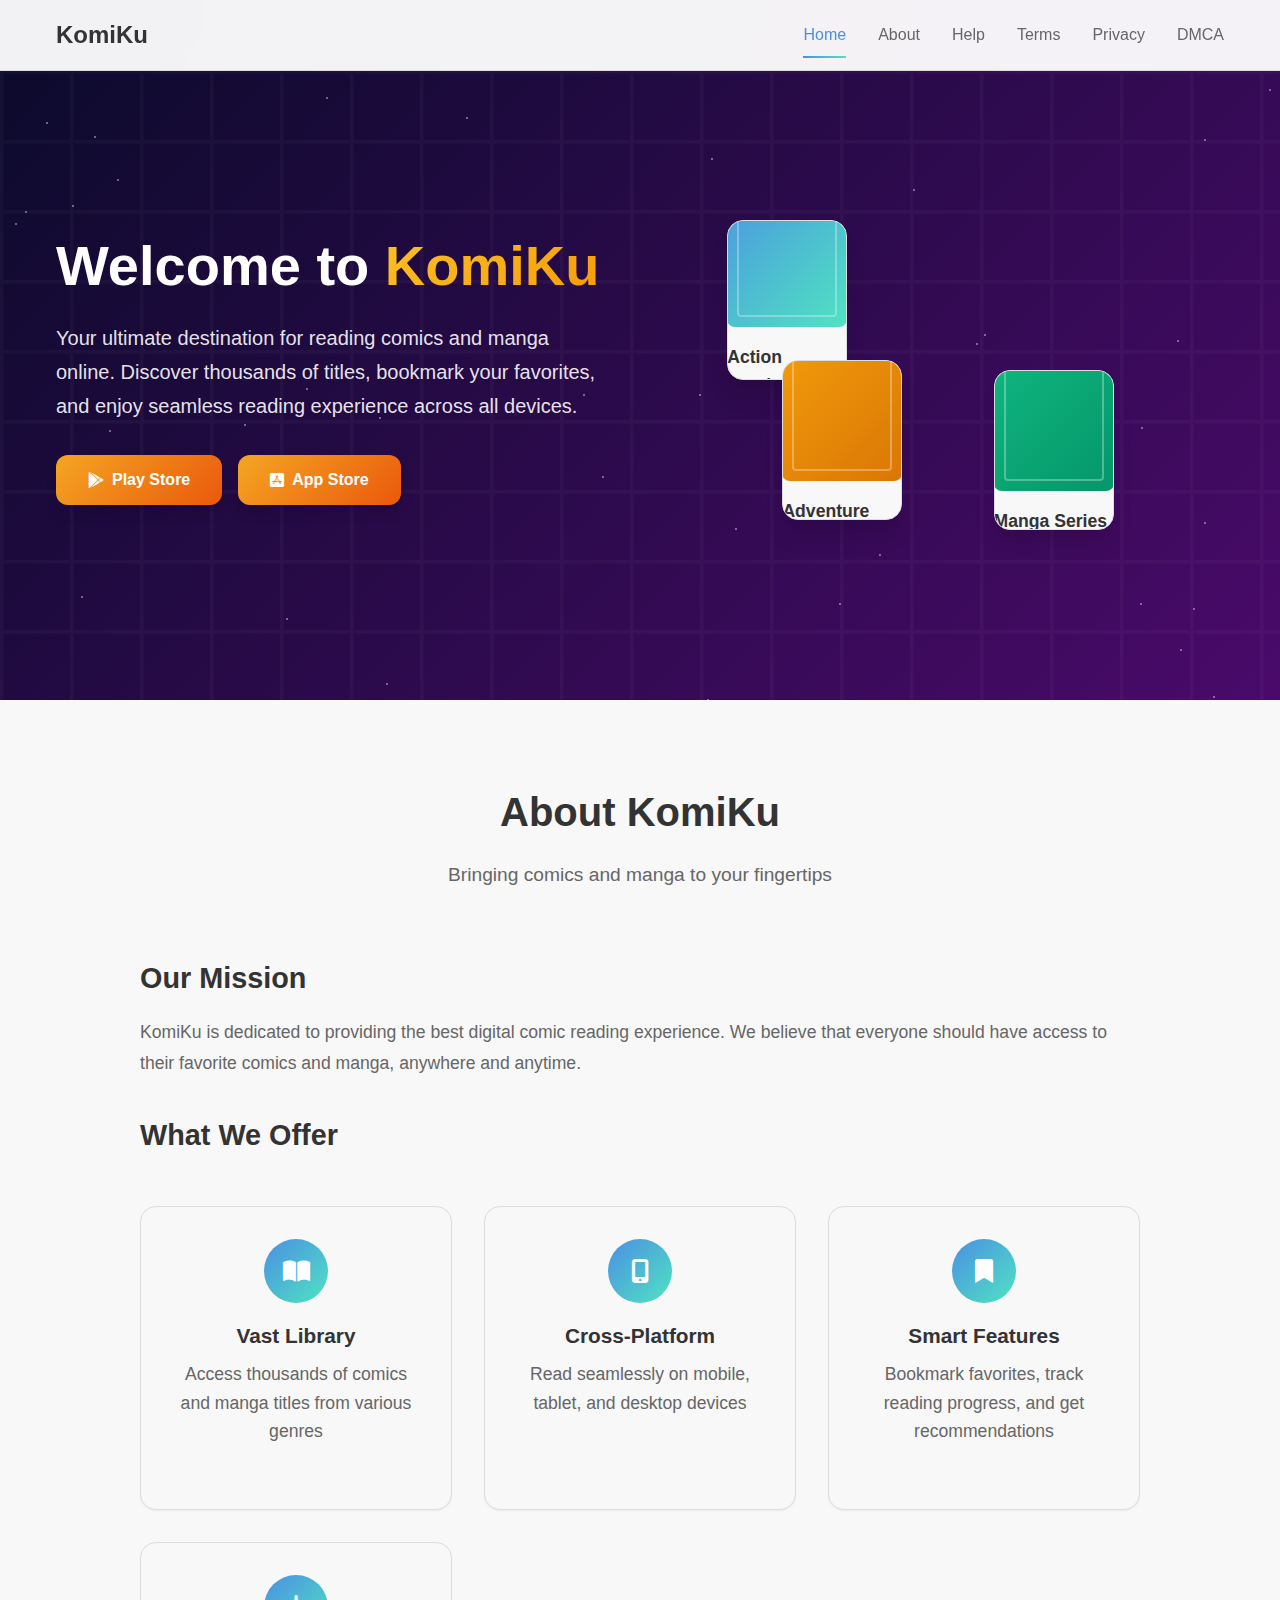
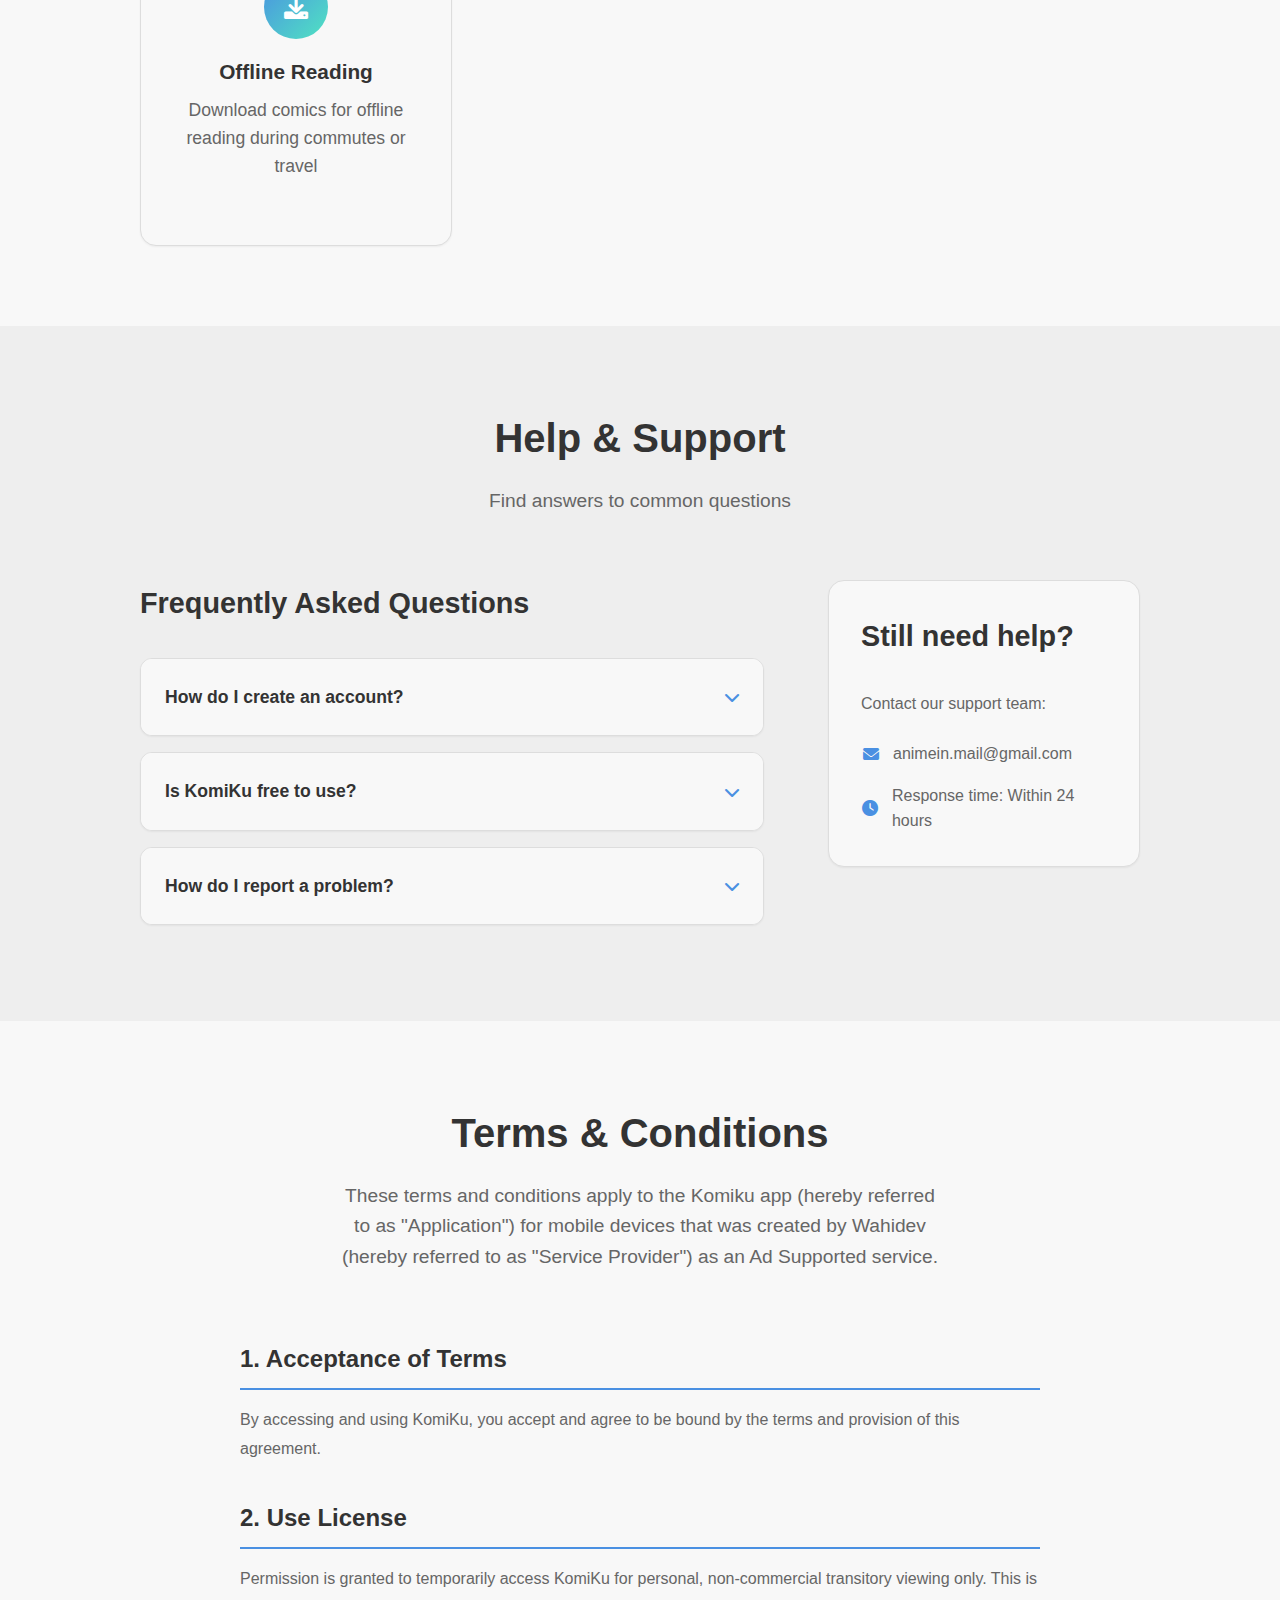
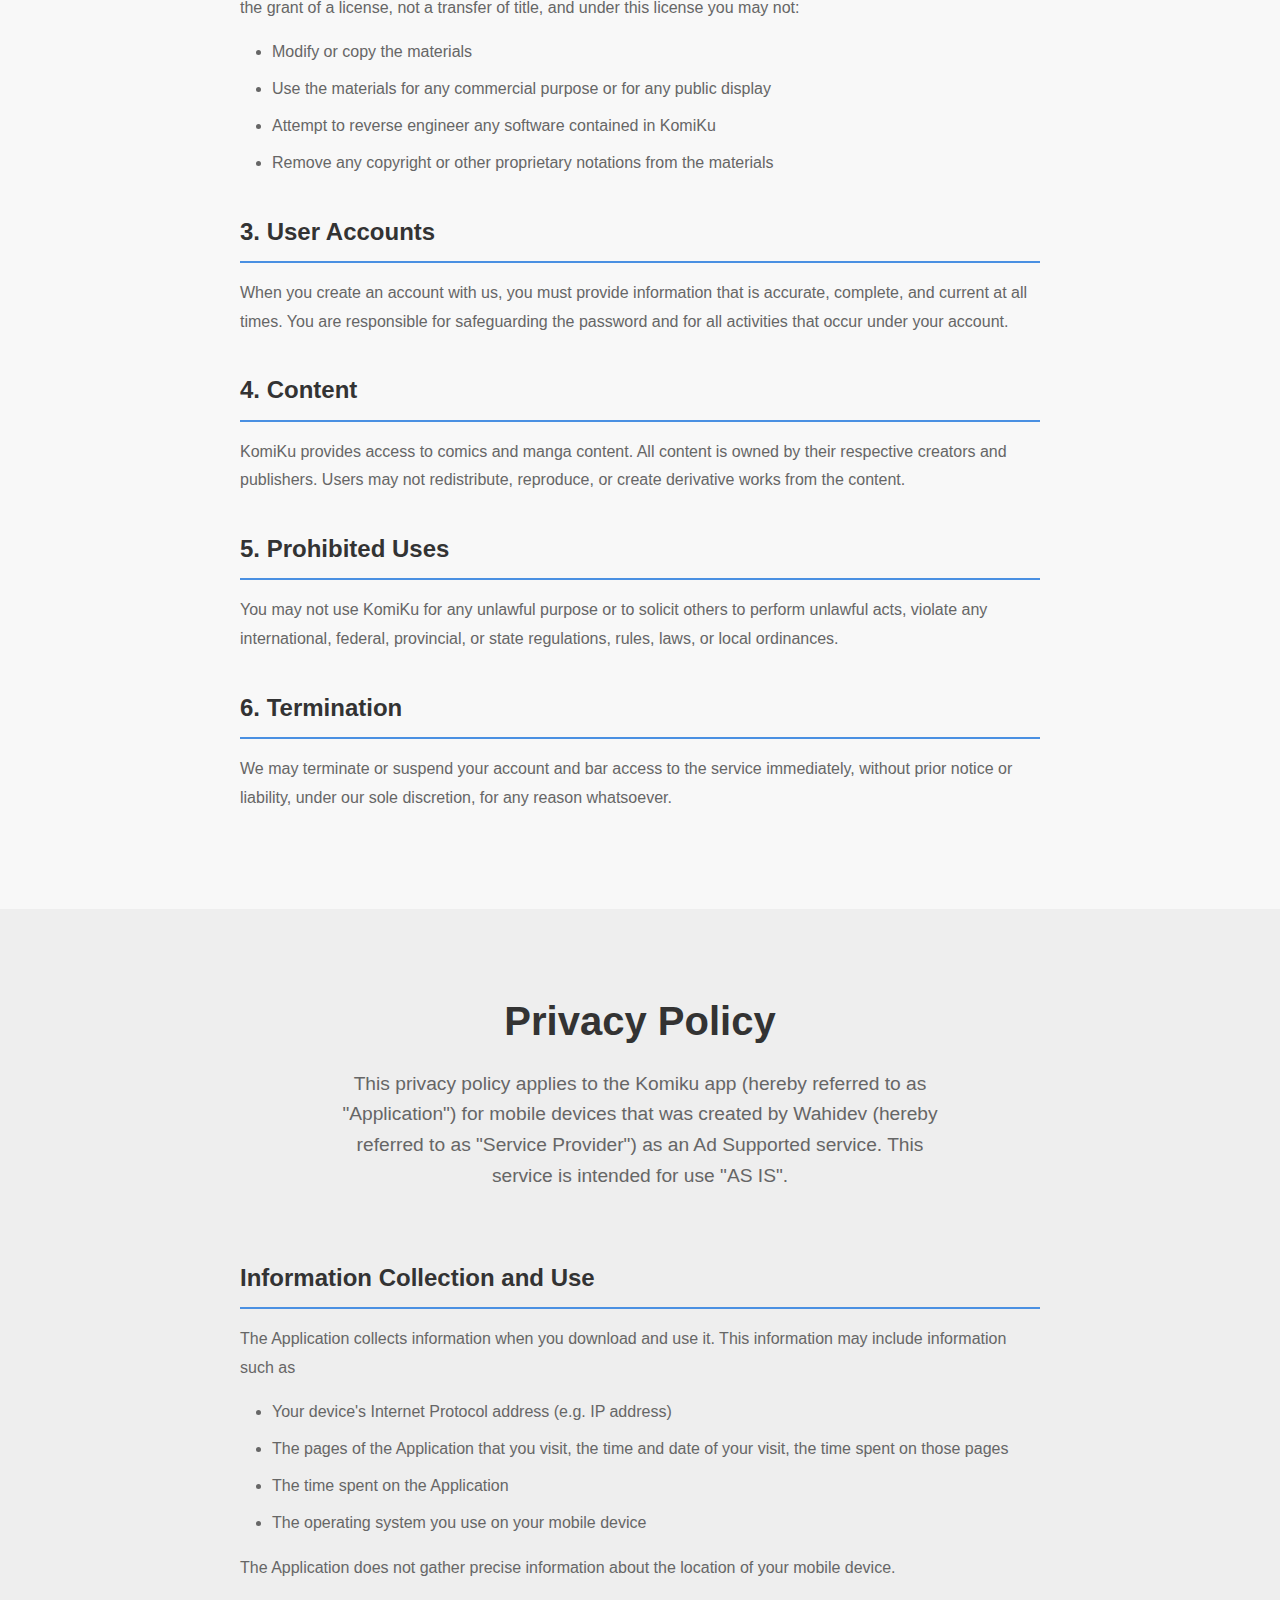
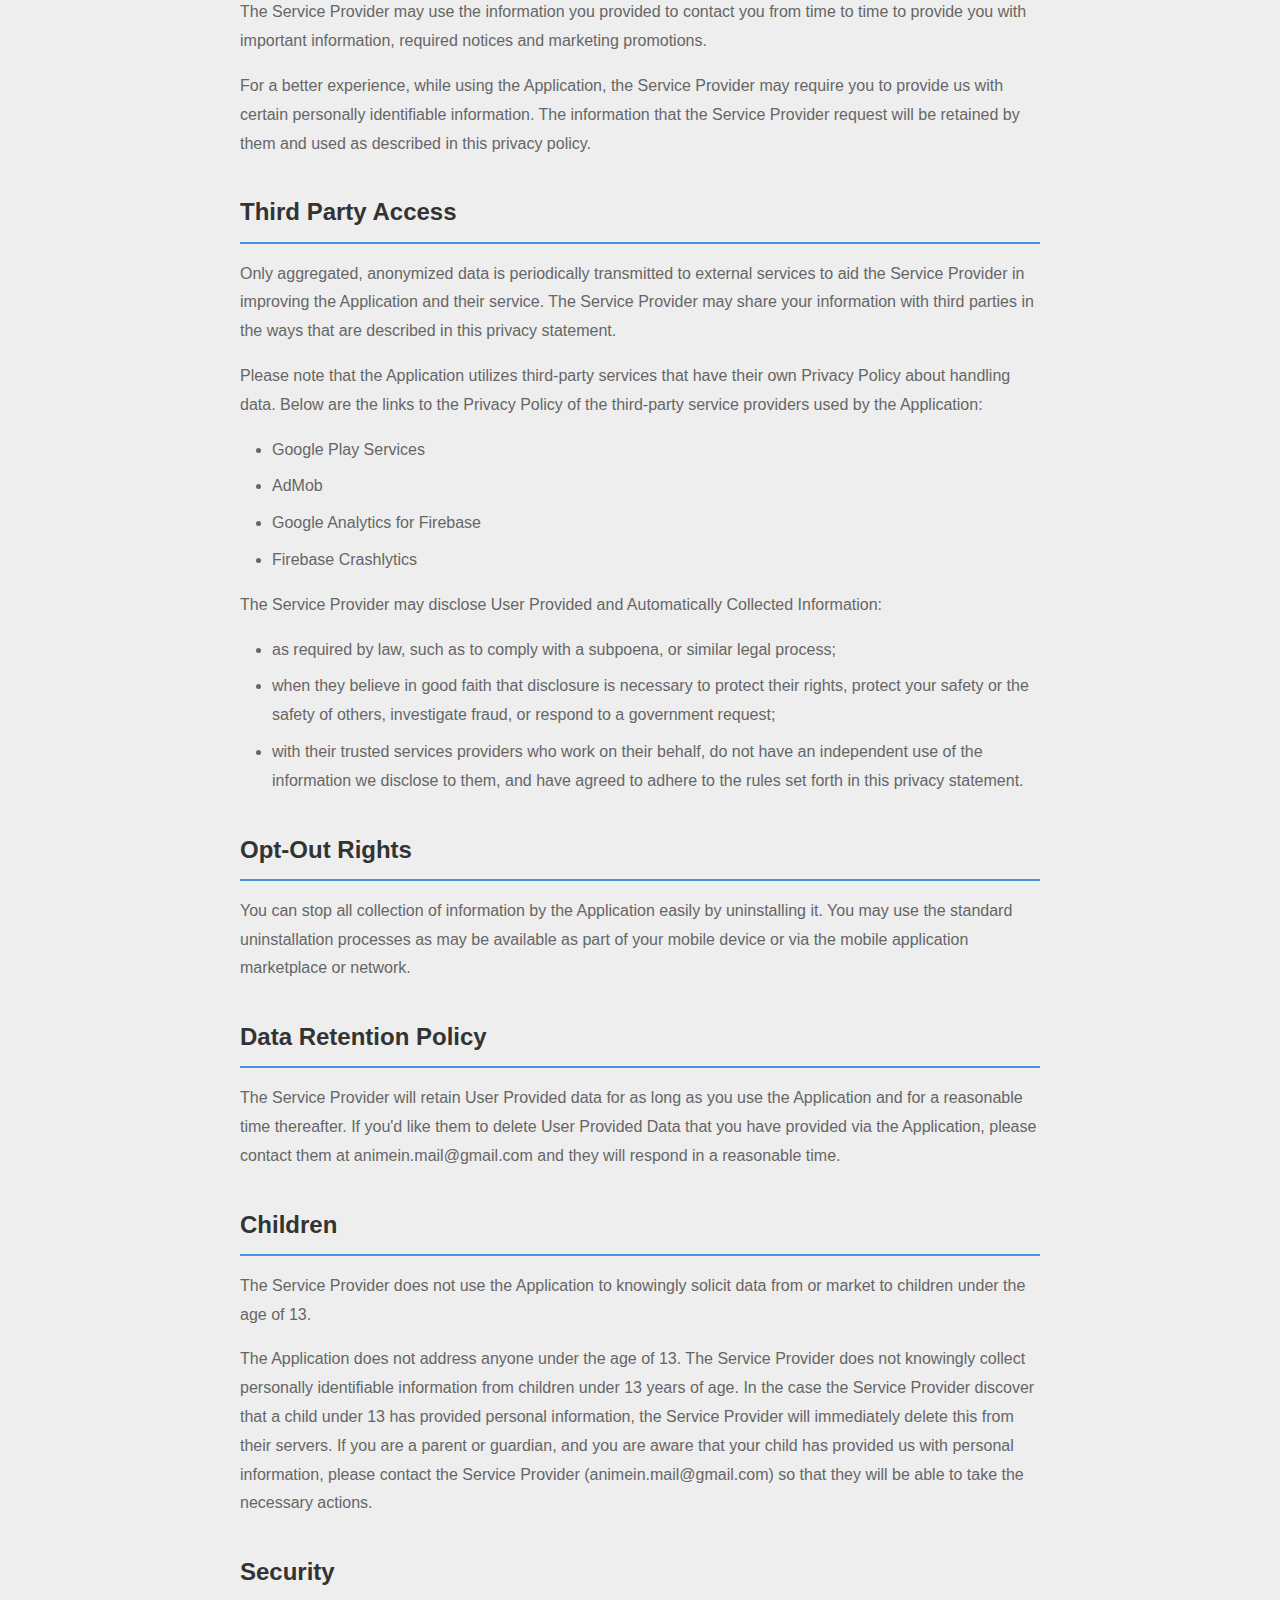
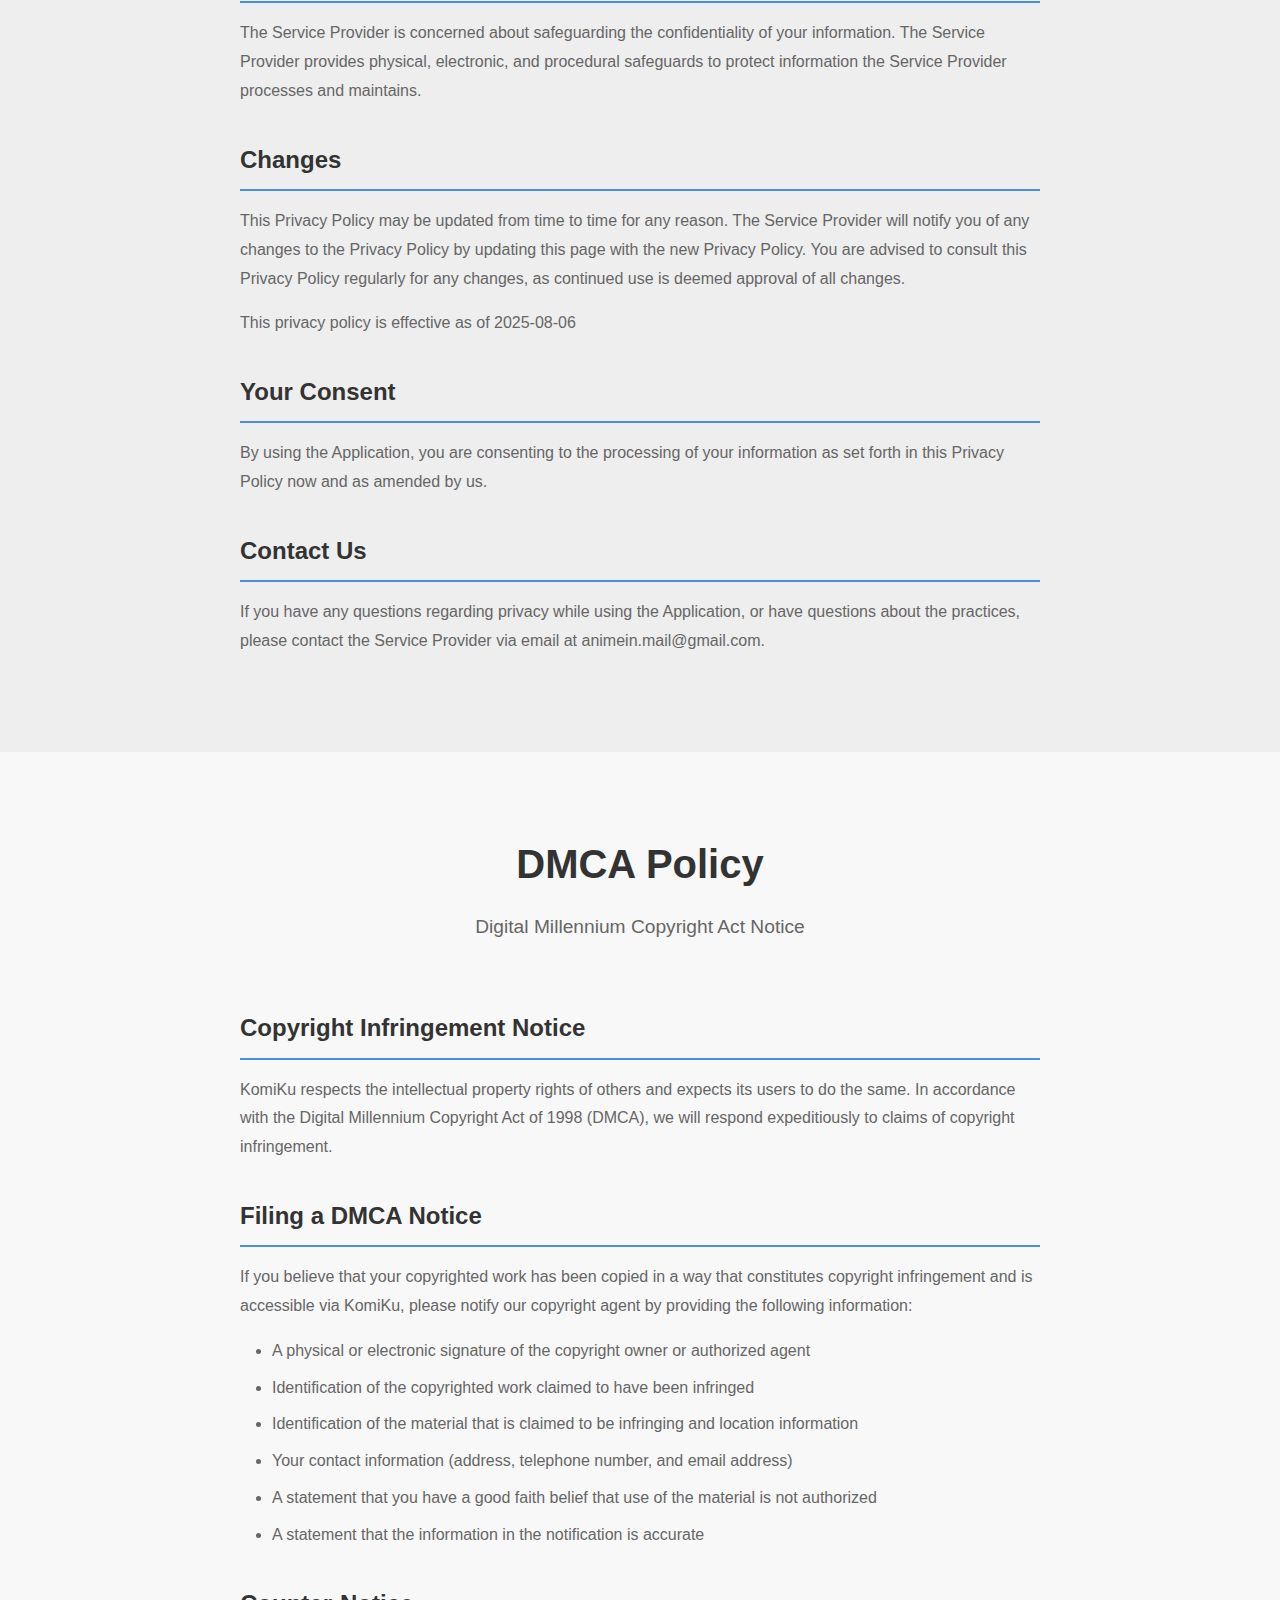
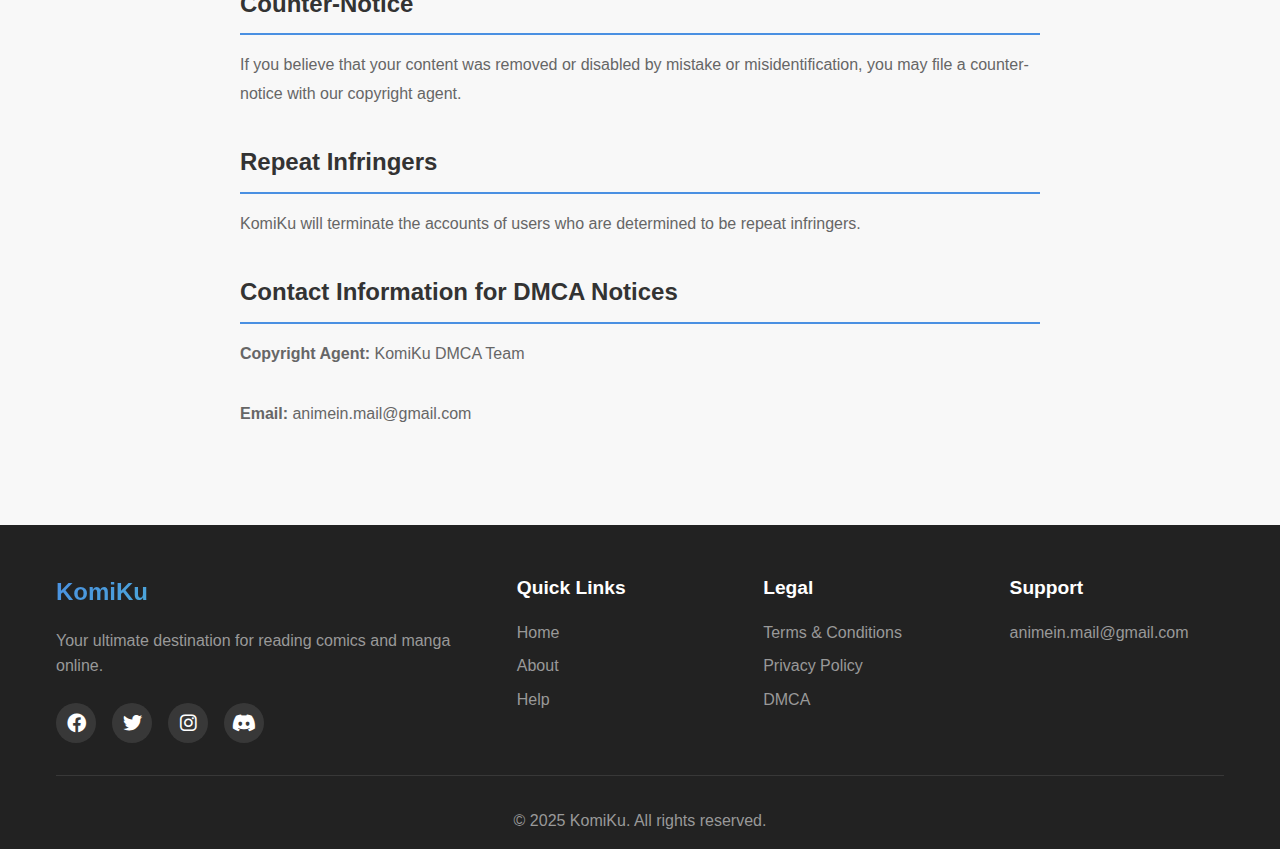
<file: index.html>
<!DOCTYPE html>
<html lang="en">
<head>
    <meta charset="UTF-8">
    <meta name="viewport" content="width=device-width, initial-scale=1.0">
    <title>KomiKu - Your Ultimate Comic Reading Experience</title>
    <link rel="stylesheet" href="style.css">
    <link href="https://cdnjs.cloudflare.com/ajax/libs/font-awesome/6.0.0/css/all.min.css" rel="stylesheet">
</head>
<body>
<!-- Navigation -->
<nav class="navbar" id="navbar">
    <div class="nav-container">
        <div class="nav-logo">
            <h2>KomiKu</h2>
        </div>
        <div class="nav-menu" id="nav-menu">
            <a href="#home" class="nav-link active">Home</a>
            <a href="#about" class="nav-link">About</a>
            <a href="#help" class="nav-link">Help</a>
            <a href="#terms" class="nav-link">Terms</a>
            <a href="#privacy" class="nav-link">Privacy</a>
            <a href="#dmca" class="nav-link">DMCA</a>
        </div>
        <div class="nav-toggle" id="mobile-menu">
            <span class="bar"></span>
            <span class="bar"></span>
            <span class="bar"></span>
        </div>
    </div>
</nav>

<!-- Home Section -->
<section id="home" class="hero-section">
    <div class="hero-container">
        <div class="hero-content">
            <h1 class="hero-title">Welcome to <span class="gradient-text">KomiKu</span></h1>
            <p class="hero-subtitle">Your ultimate destination for reading comics and manga online. Discover thousands
                of titles, bookmark your favorites, and enjoy seamless reading experience across all devices.</p>
            <div class="hero-buttons">
                <button class="btn btn-primary">
                    <i class="fab fa-google-play"></i>
                    Play Store
                </button>
                <button class="btn btn-primary">
                    <i class="fab fa-app-store-ios"></i>
                    App Store
                </button>
            </div>
        </div>
        <div class="hero-image">
            <div class="floating-card card-1">
                <div class="comic-preview">
                    <div class="comic-cover"></div>
                    <h4>Action Comics</h4>
                    <div class="rating">
                        <i class="fas fa-star"></i>
                        <span>4.8</span>
                    </div>
                </div>
            </div>
            <div class="floating-card card-2">
                <div class="comic-preview">
                    <div class="comic-cover cover-2"></div>
                    <h4>Manga Series</h4>
                    <div class="rating">
                        <i class="fas fa-star"></i>
                        <span>4.9</span>
                    </div>
                </div>
            </div>
            <div class="floating-card card-3">
                <div class="comic-preview">
                    <div class="comic-cover cover-3"></div>
                    <h4>Adventure</h4>
                    <div class="rating">
                        <i class="fas fa-star"></i>
                        <span>4.7</span>
                    </div>
                </div>
            </div>
        </div>
    </div>
</section>

<!-- About Section -->
<section id="about" class="section">
    <div class="container">
        <div class="section-header">
            <h2 class="section-title">About KomiKu</h2>
            <p class="section-subtitle">Bringing comics and manga to your fingertips</p>
        </div>
        <div class="about-content">
            <div class="about-text">
                <h3>Our Mission</h3>
                <p>KomiKu is dedicated to providing the best digital comic reading experience. We believe that everyone
                    should have access to their favorite comics and manga, anywhere and anytime.</p>

                <h3>What We Offer</h3>
                <div class="features-grid">
                    <div class="feature-item">
                        <div class="feature-icon">
                            <i class="fas fa-book-open"></i>
                        </div>
                        <h4>Vast Library</h4>
                        <p>Access thousands of comics and manga titles from various genres</p>
                    </div>
                    <div class="feature-item">
                        <div class="feature-icon">
                            <i class="fas fa-mobile-alt"></i>
                        </div>
                        <h4>Cross-Platform</h4>
                        <p>Read seamlessly on mobile, tablet, and desktop devices</p>
                    </div>
                    <div class="feature-item">
                        <div class="feature-icon">
                            <i class="fas fa-bookmark"></i>
                        </div>
                        <h4>Smart Features</h4>
                        <p>Bookmark favorites, track reading progress, and get recommendations</p>
                    </div>
                    <div class="feature-item">
                        <div class="feature-icon">
                            <i class="fas fa-download"></i>
                        </div>
                        <h4>Offline Reading</h4>
                        <p>Download comics for offline reading during commutes or travel</p>
                    </div>
                </div>
            </div>
        </div>
    </div>
</section>

<!-- Help Section -->
<section id="help" class="section bg-light">
    <div class="container">
        <div class="section-header">
            <h2 class="section-title">Help & Support</h2>
            <p class="section-subtitle">Find answers to common questions</p>
        </div>
        <div class="help-content">
            <div class="faq-section">
                <h3>Frequently Asked Questions</h3>
                <div class="faq-item">
                    <div class="faq-question">
                        <h4>How do I create an account?</h4>
                        <i class="fas fa-chevron-down"></i>
                    </div>
                    <div class="faq-answer">
                        <p>You can create an account by downloading the KomiKu app and following the registration
                            process. Simply provide your email address and create a secure password.</p>
                    </div>
                </div>
                <div class="faq-item">
                    <div class="faq-question">
                        <h4>Is KomiKu free to use?</h4>
                        <i class="fas fa-chevron-down"></i>
                    </div>
                    <div class="faq-answer">
                        <p>Enjoy reading comics on KomiKu for free. To keep the service available at no cost, the app includes advertisements.</p>
                    </div>
                </div>
                <div class="faq-item">
                    <div class="faq-question">
                        <h4>How do I report a problem?</h4>
                        <i class="fas fa-chevron-down"></i>
                    </div>
                    <div class="faq-answer">
                        <p>You can report issues through the app's feedback section or contact our support team at
                            animein.mail@gmail.com. We typically respond within 24 hours.</p>
                    </div>
                </div>
            </div>

            <div class="contact-section">
                <h3>Still need help?</h3>
                <p>Contact our support team:</p>
                <div class="contact-info">
                    <div class="contact-item">
                        <i class="fas fa-envelope"></i>
                        <span>animein.mail@gmail.com</span>
                    </div>
                    <div class="contact-item">
                        <i class="fas fa-clock"></i>
                        <span>Response time: Within 24 hours</span>
                    </div>
                </div>
            </div>
        </div>
    </div>
</section>

<!-- Terms & Conditions Section -->
<section id="terms" class="section">
    <div class="container">
        <div class="section-header">
            <h2 class="section-title">Terms & Conditions</h2>
            <p class="section-subtitle">These terms and conditions apply to the Komiku app (hereby referred to as
                "Application") for mobile devices that was created by Wahidev (hereby referred to as "Service Provider")
                as an Ad Supported service.</p>
        </div>
        <div class="legal-content">
            <h3>1. Acceptance of Terms</h3>
            <p>By accessing and using KomiKu, you accept and agree to be bound by the terms and provision of this
                agreement.</p>

            <h3>2. Use License</h3>
            <p>Permission is granted to temporarily access KomiKu for personal, non-commercial transitory viewing only.
                This is the grant of a license, not a transfer of title, and under this license you may not:</p>
            <ul>
                <li>Modify or copy the materials</li>
                <li>Use the materials for any commercial purpose or for any public display</li>
                <li>Attempt to reverse engineer any software contained in KomiKu</li>
                <li>Remove any copyright or other proprietary notations from the materials</li>
            </ul>

            <h3>3. User Accounts</h3>
            <p>When you create an account with us, you must provide information that is accurate, complete, and current
                at all times. You are responsible for safeguarding the password and for all activities that occur under
                your account.</p>

            <h3>4. Content</h3>
            <p>KomiKu provides access to comics and manga content. All content is owned by their respective creators and
                publishers. Users may not redistribute, reproduce, or create derivative works from the content.</p>

            <h3>5. Prohibited Uses</h3>
            <p>You may not use KomiKu for any unlawful purpose or to solicit others to perform unlawful acts, violate
                any international, federal, provincial, or state regulations, rules, laws, or local ordinances.</p>

            <h3>6. Termination</h3>
            <p>We may terminate or suspend your account and bar access to the service immediately, without prior notice
                or liability, under our sole discretion, for any reason whatsoever.</p>
        </div>
    </div>
</section>

<!-- Privacy Policy Section -->
<section id="privacy" class="section bg-light">
    <div class="container">
        <div class="section-header">
            <h2 class="section-title">Privacy Policy</h2>
            <p class="section-subtitle">This privacy policy applies to the Komiku app (hereby referred to as
                "Application") for mobile devices that was created by Wahidev (hereby referred to as "Service Provider")
                as an Ad Supported service. This service is intended for use "AS IS".</p>
        </div>
        <div class="legal-content">
            <h3>Information Collection and Use</h3>
            <p>The Application collects information when you download and use it. This information may include
                information such as</p>
            <ul>
                <li>Your device's Internet Protocol address (e.g. IP address)</li>
                <li>The pages of the Application that you visit, the time and date of your visit, the time spent on
                    those pages
                </li>
                <li>The time spent on the Application</li>
                <li>The operating system you use on your mobile device</li>
            </ul>
            <p>The Application does not gather precise information about the location of your mobile device.</p>
            <p>The Service Provider may use the information you provided to contact you from time to time to provide you
                with important information, required notices and marketing promotions.</p>
            <p>For a better experience, while using the Application, the Service Provider may require you to provide us
                with certain personally identifiable information. The information that the Service Provider request will
                be retained by them and used as described in this privacy policy.</p>

            <h3>Third Party Access</h3>
            <p>Only aggregated, anonymized data is periodically transmitted to external services to aid the Service
                Provider in improving the Application and their service. The Service Provider may share your information
                with third parties in the ways that are described in this privacy statement.</p>
            <p>Please note that the Application utilizes third-party services that have their own Privacy Policy about
                handling data. Below are the links to the Privacy Policy of the third-party service providers used by
                the Application:</p>
            <ul>
                <li>Google Play Services</li>
                <li>AdMob</li>
                <li>Google Analytics for Firebase</li>
                <li>Firebase Crashlytics</li>
            </ul>
            <p>The Service Provider may disclose User Provided and Automatically Collected Information:</p>
            <ul>
                <li>as required by law, such as to comply with a subpoena, or similar legal process;</li>
                <li>when they believe in good faith that disclosure is necessary to protect their rights, protect your
                    safety or the safety of others, investigate fraud, or respond to a government request;
                </li>
                <li>with their trusted services providers who work on their behalf, do not have an independent use of
                    the information we disclose to them, and have agreed to adhere to the rules set forth in this
                    privacy statement.
                </li>
            </ul>

            <h3>Opt-Out Rights</h3>
            <p>You can stop all collection of information by the Application easily by uninstalling it. You may use the
                standard uninstallation processes as may be available as part of your mobile device or via the mobile
                application
                marketplace or network.</p>
            <h3>Data Retention Policy</h3>
            <p>The Service Provider will retain User Provided data for as long as you use the Application and for a
                reasonable time thereafter. If you'd like them to delete User Provided Data that you have provided via
                the
                Application, please contact them at animein.mail@gmail.com and they will respond in a reasonable
                time.</p>
            <h3>Children</h3>
            <p>The Service Provider does not use the Application to knowingly solicit data from or market to children
                under the age of 13.</p>
            <p>The Application does not address anyone under the age of 13. The Service Provider does not knowingly
                collect personally identifiable information from children under 13 years of age. In the case the Service
                Provider discover that a child under 13 has provided personal information, the Service Provider will
                immediately
                delete
                this from their servers. If you are a parent or guardian, and you are aware that your child has provided
                us with
                personal information, please contact the Service Provider (animein.mail@gmail.com) so that they will be
                able to
                take the necessary actions.</p>

            <h3>Security</h3>
            <p>The Service Provider is concerned about safeguarding the confidentiality of your information. The Service
                Provider provides physical, electronic, and procedural safeguards to protect information the Service
                Provider processes and maintains.</p>
            <h3>Changes</h3>

            <p>This Privacy Policy may be updated from time to time for any reason. The Service Provider will notify you
                of any changes to the Privacy Policy by updating this page with the new Privacy Policy. You are advised
                to consult this Privacy Policy regularly for any changes, as continued use is deemed approval of all
                changes.</p>
            <p>This privacy policy is effective as of 2025-08-06</p>

            <h3>Your Consent</h3>
            <p>By using the Application, you are consenting to the processing of your information as set forth in this
                Privacy Policy now and as amended by us.</p>

            <h3>Contact Us</h3>
            <p>If you have any questions regarding privacy while using the Application, or have questions about the
                practices, please contact the Service Provider via email at animein.mail@gmail.com.</p>
        </div>
    </div>
</section>

<!-- DMCA Section -->
<section id="dmca" class="section">
    <div class="container">
        <div class="section-header">
            <h2 class="section-title">DMCA Policy</h2>
            <p class="section-subtitle">Digital Millennium Copyright Act Notice</p>
        </div>
        <div class="legal-content">
            <h3>Copyright Infringement Notice</h3>
            <p>KomiKu respects the intellectual property rights of others and expects its users to do the same. In
                accordance with the Digital Millennium Copyright Act of 1998 (DMCA), we will respond expeditiously to
                claims of copyright infringement.</p>

            <h3>Filing a DMCA Notice</h3>
            <p>If you believe that your copyrighted work has been copied in a way that constitutes copyright
                infringement and is accessible via KomiKu, please notify our copyright agent by providing the following
                information:</p>
            <ul>
                <li>A physical or electronic signature of the copyright owner or authorized agent</li>
                <li>Identification of the copyrighted work claimed to have been infringed</li>
                <li>Identification of the material that is claimed to be infringing and location information</li>
                <li>Your contact information (address, telephone number, and email address)</li>
                <li>A statement that you have a good faith belief that use of the material is not authorized</li>
                <li>A statement that the information in the notification is accurate</li>
            </ul>

            <h3>Counter-Notice</h3>
            <p>If you believe that your content was removed or disabled by mistake or misidentification, you may file a
                counter-notice with our copyright agent.</p>

            <h3>Repeat Infringers</h3>
            <p>KomiKu will terminate the accounts of users who are determined to be repeat infringers.</p>

            <h3>Contact Information for DMCA Notices</h3>
            <div class="contact-info">
                <p><strong>Copyright Agent:</strong> KomiKu DMCA Team</p>
                <p><strong>Email:</strong> animein.mail@gmail.com</p>
            </div>
        </div>
    </div>
</section>

<!-- Footer -->
<footer class="footer">
    <div class="container">
        <div class="footer-content">
            <div class="footer-section">
                <h3>KomiKu</h3>
                <p>Your ultimate destination for reading comics and manga online.</p>
                <div class="social-links">
                    <a href="#"><i class="fab fa-facebook"></i></a>
                    <a href="#"><i class="fab fa-twitter"></i></a>
                    <a href="#"><i class="fab fa-instagram"></i></a>
                    <a href="#"><i class="fab fa-discord"></i></a>
                </div>
            </div>
            <div class="footer-section">
                <h4>Quick Links</h4>
                <ul>
                    <li><a href="#home">Home</a></li>
                    <li><a href="#about">About</a></li>
                    <li><a href="#help">Help</a></li>
                </ul>
            </div>
            <div class="footer-section">
                <h4>Legal</h4>
                <ul>
                    <li><a href="#terms">Terms & Conditions</a></li>
                    <li><a href="#privacy">Privacy Policy</a></li>
                    <li><a href="#dmca">DMCA</a></li>
                </ul>
            </div>
            <div class="footer-section">
                <h4>Support</h4>
                <ul>
                    <li><a href="mailto:animein.mail@gmail.com">animein.mail@gmail.com</a></li>
                </ul>
            </div>
        </div>
        <div class="footer-bottom">
            <p>&copy; 2025 KomiKu. All rights reserved.</p>
        </div>
    </div>
</footer>

<script src="script.js"></script>
</body>
</html>
</file>
<file: style.css>
/* Reset and Base Styles */
* {
    margin: 0;
    padding: 0;
    box-sizing: border-box;
}

:root {
    --primary-color: #4A90E2; /* Modern Blue */
    --primary-dark: #357ABD; /* Darker Blue */
    --secondary-color: #50E3C2; /* Muted Teal */
    --accent-color: #F5A623; /* Vibrant Orange/Yellow */
    --text-primary: #333333; /* Soft Dark Gray */
    --text-secondary: #666666; /* Medium Gray */
    --text-light: #999999; /* Light Gray */
    --bg-primary: #F8F8F8; /* Off-white */
    --bg-secondary: #EEEEEE; /* Very Light Gray */
    --bg-dark: #222222; /* Deep, Soft Black */
    --border-color: #DDDDDD; /* Subtle Light Gray */
    --shadow-sm: 0 1px 2px 0 rgba(0, 0, 0, 0.05);
    --shadow-md: 0 4px 6px -1px rgba(0, 0, 0, 0.1), 0 2px 4px -1px rgba(0, 0, 0, 0.06);
    --shadow-lg: 0 10px 15px -3px rgba(0, 0, 0, 0.1), 0 4px 6px -2px rgba(0, 0, 0, 0.05);
    --shadow-xl: 0 20px 25px -5px rgba(0, 0, 0, 0.1), 0 10px 10px -5px rgba(0, 0, 0, 0.04);
}

/* Dark theme variables */
[data-theme="dark"] {
    --text-primary: #E0E0E0; /* Light Gray */
    --text-secondary: #B0B0B0; /* Medium Light Gray */
    --text-light: #808080; /* Muted Light Gray */
    --bg-primary: #1A1A1A; /* Dark Charcoal */
    --bg-secondary: #2C2C2C; /* Slightly Lighter Charcoal */
    --bg-dark: #0D0D0D; /* Even Darker Charcoal */
    --border-color: #444444; /* Dark Gray */
    --shadow-sm: 0 1px 2px 0 rgba(0, 0, 0, 0.3);
    --shadow-md: 0 4px 6px -1px rgba(0, 0, 0, 0.3), 0 2px 4px -1px rgba(0, 0, 0, 0.2);
    --shadow-lg: 0 10px 15px -3px rgba(0, 0, 0, 0.3), 0 4px 6px -2px rgba(0, 0, 0, 0.2);
    --shadow-xl: 0 20px 25px -5px rgba(0, 0, 0, 0.4), 0 10px 10px -5px rgba(0, 0, 0, 0.3);
}

body {
    font-family: 'Inter', -apple-system, BlinkMacSystemFont, 'Segoe UI', sans-serif;
    line-height: 1.6;
    color: var(--text-primary);
    background-color: var(--bg-primary);
    scroll-behavior: smooth;
    transition: background-color 0.3s ease, color 0.3s ease;
}

.container {
    max-width: 1200px;
    margin: 0 auto;
    padding: 0 1rem;
}

.section {
    padding: 5rem 0;
}

.bg-light {
    background-color: var(--bg-secondary);
}

/* Navigation */
.navbar {
    position: fixed;
    top: 0;
    width: 100%;
    background: rgba(255, 255, 255, 0.95);
    backdrop-filter: blur(20px);
    border-bottom: 1px solid var(--border-color);
    z-index: 1000;
    transition: all 0.3s ease;
}

[data-theme="dark"] .navbar {
    background: rgba(17, 24, 39, 0.95);
}

.navbar.scrolled {
    background: rgba(255, 255, 255, 0.98);
    box-shadow: var(--shadow-lg);
}

[data-theme="dark"] .navbar.scrolled {
    background: rgba(17, 24, 39, 0.98);
}

.nav-container {
    max-width: 1200px;
    margin: 0 auto;
    padding: 0 1rem;
    display: flex;
    justify-content: space-between;
    align-items: center;
    height: 70px;
}

.nav-logo {
    display: flex;
    align-items: center;
    gap: 0.75rem;
}

.logo-icon {
    width: 48px;
    height: 48px;
    color: var(--primary-color);
    transition: all 0.3s ease;
}

.nav-logo:hover .logo-icon {
    transform: scale(1.1) rotate(5deg);
    color: var(--secondary-color);
}



.nav-menu {
    display: flex;
    gap: 2rem;
    align-items: center;
}

.theme-toggle {
    background: none;
    border: 2px solid var(--border-color);
    border-radius: 50%;
    width: 40px;
    height: 40px;
    display: flex;
    align-items: center;
    justify-content: center;
    cursor: pointer;
    color: var(--text-secondary);
    transition: all 0.3s ease;
    margin-left: 1rem;
}

.theme-toggle:hover {
    background: var(--primary-color);
    color: white;
    border-color: var(--primary-color);
    transform: scale(1.1);
}

.theme-toggle i {
    font-size: 1rem;
    transition: transform 0.3s ease;
}

[data-theme="dark"] .theme-toggle i::before {
    content: "\f186"; /* fa-moon */
}

.theme-toggle:hover i {
    transform: rotate(180deg);
}

.nav-link {
    text-decoration: none;
    color: var(--text-secondary);
    font-weight: 500;
    position: relative;
    transition: all 0.3s ease;
    padding: 0.5rem 0;
}

.nav-link:hover,
.nav-link.active {
    color: var(--primary-color);
}

.nav-link::after {
    content: '';
    position: absolute;
    bottom: -2px;
    left: 0;
    width: 0;
    height: 2px;
    background: linear-gradient(135deg, var(--primary-color), var(--secondary-color));
    transition: width 0.3s ease;
}

.nav-link:hover::after,
.nav-link.active::after {
    width: 100%;
}

.nav-toggle {
    display: none;
    flex-direction: column;
    cursor: pointer;
    gap: 4px;
}

.bar {
    width: 25px;
    height: 3px;
    background-color: var(--text-primary);
    transition: 0.3s;
    border-radius: 2px;
}

/* Hero Section */
.hero-section {
    padding: 120px 0 80px;
    background: linear-gradient(135deg, #0A0A2A 0%, #2A0A4A 50%, #4A0A6A 100%); /* Galaxy Gradient */
    position: relative;
    overflow: hidden;
    animation: galaxy-flow 30s ease-in-out infinite alternate;
}

[data-theme="dark"] .hero-section {
    background: linear-gradient(135deg, #050515 0%, #150525 50%, #250535 100%); /* Darker Galaxy Gradient */
}

@keyframes galaxy-flow {
    0% {
        background-size: 100% 100%;
        background-position: 0% 0%;
    }
    50% {
        background-size: 120% 120%;
        background-position: 50% 50%;
    }
    100% {
        background-size: 100% 100%;
        background-position: 0% 0%;
    }
}

.hero-section::before {
    content: '';
    position: absolute;
    top: 0;
    left: 0;
    right: 0;
    bottom: 0;
    background: url('data:image/svg+xml;utf8,<svg xmlns="http://www.w3.org/2000/svg" viewBox="0 0 100 100"><defs><pattern id="grid" width="10" height="10" patternUnits="userSpaceOnUse"><path d="M 10 0 L 0 0 0 10" fill="none" stroke="rgba(255,255,255,0.1)" stroke-width="1"/></pattern></defs><rect width="100" height="100" fill="url(%23grid)" /></svg>');
    opacity: 0.3;
}

.hero-container {
    max-width: 1200px;
    margin: 0 auto;
    padding: 0 1rem;
    display: grid;
    grid-template-columns: 1fr 1fr;
    gap: 4rem;
    align-items: center;
    position: relative;
    z-index: 2;
}

.hero-content {
    animation: slideInLeft 0.8s ease-out;
}

.hero-title {
    font-size: 3.5rem;
    font-weight: 800;
    line-height: 1.1;
    margin-bottom: 1.5rem;
    color: white;
}

.gradient-text {
    background: linear-gradient(135deg, #fbbf24, #f59e0b);
    -webkit-background-clip: text;
    -webkit-text-fill-color: transparent;
    background-clip: text;
}

.hero-subtitle {
    font-size: 1.25rem;
    color: rgba(255, 255, 255, 0.9);
    margin-bottom: 2rem;
    line-height: 1.7;
}

.hero-buttons {
    display: flex;
    gap: 1rem;
    flex-wrap: wrap;
}

.btn {
    padding: 1rem 2rem;
    border: none;
    border-radius: 12px;
    font-weight: 600;
    font-size: 1rem;
    cursor: pointer;
    transition: all 0.3s ease;
    display: flex;
    align-items: center;
    gap: 0.5rem;
    text-decoration: none;
    position: relative;
    overflow: hidden;
}

.btn::before {
    content: '';
    position: absolute;
    top: 0;
    left: -100%;
    width: 100%;
    height: 100%;
    background: linear-gradient(90deg, transparent, rgba(255, 255, 255, 0.2), transparent);
    transition: left 0.5s;
}

.btn:hover::before {
    left: 100%;
}

.btn-primary {
    background: linear-gradient(135deg, var(--accent-color), #ea580c);
    color: white;
    box-shadow: var(--shadow-lg);
}

.btn-primary:hover {
    transform: translateY(-2px);
    box-shadow: var(--shadow-xl);
}

.btn-secondary {
    background: rgba(255, 255, 255, 0.2);
    color: white;
    border: 2px solid rgba(255, 255, 255, 0.3);
    backdrop-filter: blur(10px);
}

.btn-secondary:hover {
    background: rgba(255, 255, 255, 0.3);
    transform: translateY(-2px);
}

/* Hero Image */
.hero-image {
    position: relative;
    height: 500px;
    animation: slideInRight 0.8s ease-out;
}

.floating-card {
    position: absolute;
    background: var(--bg-primary);
    border-radius: 16px;
    box-shadow: var(--shadow-xl);
    animation: float 6s ease-in-out infinite;
    border: 1px solid var(--border-color);
    transition: background-color 0.3s ease;
    display: flex;
    justify-content: center;
    align-items: center;
}

.card-1 {
    top: 20%;
    left: 10%;
    animation-delay: 0s;
}

.card-2 {
    top: 50%;
    right: 20%;
    animation-delay: 2s;
}

.card-3 {
    bottom: 20%;
    left: 20%;
    animation-delay: 4s;
}

.comic-preview h4 {
    margin: 1rem 0 0.5rem;
    color: var(--text-primary);
    font-size: 1.1rem;
}

.comic-cover {
    width: 120px;
    height: 160px;
    border-radius: 8px;
    background: linear-gradient(135deg, var(--primary-color), var(--secondary-color));
    position: relative;
    overflow: hidden;
}

.cover-2 {
    background: linear-gradient(135deg, #10b981, #059669);
}

.cover-3 {
    background: linear-gradient(135deg, #f59e0b, #d97706);
}

.comic-cover::after {
    content: '';
    position: absolute;
    top: 10px;
    left: 10px;
    right: 10px;
    bottom: 10px;
    border: 2px solid rgba(255, 255, 255, 0.3);
    border-radius: 4px;
}

.rating {
    display: flex;
    align-items: center;
    gap: 0.5rem;
    color: var(--accent-color);
}

.rating i {
    color: var(--accent-color);
}

/* Section Headers */
.section-header {
    text-align: center;
    margin-bottom: 4rem;
}

.section-title {
    font-size: 2.5rem;
    font-weight: 700;
    margin-bottom: 1rem;
    color: var(--text-primary);
}

.section-subtitle {
    font-size: 1.2rem;
    color: var(--text-secondary);
    max-width: 600px;
    margin: 0 auto;
}

/* About Section */
.about-content {
    max-width: 1000px;
    margin: 0 auto;
}

.about-text h3 {
    font-size: 1.8rem;
    margin-bottom: 1rem;
    color: var(--text-primary);
}

.about-text p {
    font-size: 1.1rem;
    color: var(--text-secondary);
    margin-bottom: 2rem;
    line-height: 1.8;
}

.features-grid {
    display: grid;
    grid-template-columns: repeat(auto-fit, minmax(250px, 1fr));
    gap: 2rem;
    margin-top: 3rem;
}

.feature-item {
    text-align: center;
    padding: 2rem;
    background: var(--bg-primary);
    border-radius: 16px;
    box-shadow: var(--shadow-sm);
    transition: all 0.3s ease;
    border: 1px solid var(--border-color);
}

.feature-item:hover {
    transform: translateY(-5px);
    box-shadow: var(--shadow-lg);
}

.feature-icon {
    width: 64px;
    height: 64px;
    background: linear-gradient(135deg, var(--primary-color), var(--secondary-color));
    border-radius: 50%;
    display: flex;
    align-items: center;
    justify-content: center;
    margin: 0 auto 1rem;
    color: white;
    font-size: 1.5rem;
}

.feature-item h4 {
    font-size: 1.3rem;
    margin-bottom: 0.5rem;
    color: var(--text-primary);
}

.feature-item p {
    color: var(--text-secondary);
    line-height: 1.6;
}

/* Help Section */
.help-content {
    display: grid;
    grid-template-columns: 2fr 1fr;
    gap: 4rem;
    max-width: 1000px;
    margin: 0 auto;
}

.faq-section h3,
.contact-section h3 {
    font-size: 1.8rem;
    margin-bottom: 2rem;
    color: var(--text-primary);
}

.faq-item {
    background: var(--bg-primary);
    border-radius: 12px;
    margin-bottom: 1rem;
    overflow: hidden;
    box-shadow: var(--shadow-sm);
    border: 1px solid var(--border-color);
    transition: all 0.3s ease;
}

.faq-item:hover {
    box-shadow: var(--shadow-md);
}

.faq-question {
    padding: 1.5rem;
    display: flex;
    justify-content: space-between;
    align-items: center;
    cursor: pointer;
    background: var(--bg-primary);
    transition: background-color 0.3s ease;
}

.faq-question:hover {
    background: var(--bg-secondary);
}

.faq-question h4 {
    color: var(--text-primary);
    font-size: 1.1rem;
    font-weight: 600;
}

.faq-question i {
    color: var(--primary-color);
    transition: transform 0.3s ease;
}

.faq-item.active .faq-question i {
    transform: rotate(180deg);
}

.faq-answer {
    padding: 0 1.5rem;
    max-height: 0;
    overflow: hidden;
    transition: all 0.3s ease;
    background: var(--bg-secondary);
}

.faq-item.active .faq-answer {
    padding: 1.5rem;
    max-height: 200px;
}

.faq-answer p {
    color: var(--text-secondary);
    line-height: 1.6;
}

.contact-section {
    background: var(--bg-primary);
    padding: 2rem;
    border-radius: 16px;
    box-shadow: var(--shadow-sm);
    border: 1px solid var(--border-color);
    height: fit-content;
}

.contact-section p {
    color: var(--text-secondary);
    margin-bottom: 1.5rem;
}

.contact-info {
    display: flex;
    flex-direction: column;
    gap: 1rem;
}

.contact-item {
    display: flex;
    align-items: center;
    gap: 0.75rem;
    color: var(--text-secondary);
}

.contact-item i {
    color: var(--primary-color);
    width: 20px;
    text-align: center;
}

/* Legal Content */
.legal-content {
    max-width: 800px;
    margin: 0 auto;
    line-height: 1.8;
}

.legal-content h3 {
    font-size: 1.5rem;
    color: var(--text-primary);
    margin: 2rem 0 1rem;
    border-bottom: 2px solid var(--primary-color);
    padding-bottom: 0.5rem;
}

.legal-content p {
    color: var(--text-secondary);
    margin-bottom: 1rem;
}

.legal-content ul {
    margin: 1rem 0 1rem 2rem;
}

.legal-content li {
    color: var(--text-secondary);
    margin-bottom: 0.5rem;
}

/* Footer */
.footer {
    background: var(--bg-dark);
    color: white;
    padding: 3rem 0 1rem;
}

.footer-content {
    display: grid;
    grid-template-columns: 2fr 1fr 1fr 1fr;
    gap: 2rem;
    margin-bottom: 2rem;
}

.footer-section h3 {
    font-size: 1.5rem;
    margin-bottom: 1rem;
    background: linear-gradient(135deg, var(--primary-color), var(--secondary-color));
    -webkit-background-clip: text;
    -webkit-text-fill-color: transparent;
    background-clip: text;
}

.footer-section h4 {
    font-size: 1.2rem;
    margin-bottom: 1rem;
    color: white;
}

.footer-section p {
    color: var(--text-light);
    line-height: 1.6;
    margin-bottom: 1.5rem;
}

.footer-section ul {
    list-style: none;
}

.footer-section li {
    margin-bottom: 0.5rem;
}

.footer-section a {
    color: var(--text-light);
    text-decoration: none;
    transition: color 0.3s ease;
}

.footer-section a:hover {
    color: var(--primary-color);
}

.social-links {
    display: flex;
    gap: 1rem;
}

.social-links a {
    display: flex;
    align-items: center;
    justify-content: center;
    width: 40px;
    height: 40px;
    background: rgba(255, 255, 255, 0.1);
    border-radius: 50%;
    color: white;
    font-size: 1.2rem;
    transition: all 0.3s ease;
}

.social-links a:hover {
    background: var(--primary-color);
    transform: translateY(-2px);
}

.footer-bottom {
    text-align: center;
    padding-top: 2rem;
    border-top: 1px solid rgba(255, 255, 255, 0.1);
    color: var(--text-light);
}

/* Animations */
@keyframes slideInLeft {
    from {
        opacity: 0;
        transform: translateX(-50px);
    }
    to {
        opacity: 1;
        transform: translateX(0);
    }
}

@keyframes slideInRight {
    from {
        opacity: 0;
        transform: translateX(50px);
    }
    to {
        opacity: 1;
        transform: translateX(0);
    }
}

@keyframes float {
    0%, 100% {
        transform: translateY(0px);
    }
    50% {
        transform: translateY(-20px);
    }
}

@keyframes fadeInUp {
    from {
        opacity: 0;
        transform: translateY(30px);
    }
    to {
        opacity: 1;
        transform: translateY(0);
    }
}

/* Scroll animations */
.animate-on-scroll {
    opacity: 0;
    transform: translateY(30px);
    transition: all 0.8s ease;
}

.animate-on-scroll.animate {
    opacity: 1;
    transform: translateY(0);
}

/* Responsive Design */
@media (max-width: 768px) {
    .nav-menu {
        position: fixed;
        left: -100%;
        top: 70px;
        flex-direction: column;
        background-color: white;
        width: 100%;
        text-align: center;
        transition: 0.3s;
        box-shadow: var(--shadow-lg);
        padding: 2rem 0;
        gap: 1rem;
    }

    .nav-menu.active {
        left: 0;
    }

    .nav-toggle {
        display: flex;
    }

    .nav-toggle.active .bar:nth-child(2) {
        opacity: 0;
    }

    .nav-toggle.active .bar:nth-child(1) {
        transform: translateY(7px) rotate(45deg);
    }

    .nav-toggle.active .bar:nth-child(3) {
        transform: translateY(-7px) rotate(-45deg);
    }

    .hero-container {
        grid-template-columns: 1fr;
        text-align: center;
        gap: 2rem;
    }

    .hero-title {
        font-size: 2.5rem;
    }

    .hero-image {
        height: 300px;
    }

    .floating-card {
        padding: 1rem;
    }

    .comic-cover {
        width: 80px;
        height: 100px;
    }

    .section-title {
        font-size: 2rem;
    }

    .features-grid {
        grid-template-columns: 1fr;
    }

    .help-content {
        grid-template-columns: 1fr;
        gap: 2rem;
    }

    .footer-content {
        grid-template-columns: 1fr;
        text-align: center;
    }

    .hero-buttons {
        justify-content: center;
    }

    .btn {
        flex: 1;
        justify-content: center;
        min-width: 200px;
    }
}

@media (max-width: 480px) {
    .container {
        padding: 0 0.5rem;
    }

    .hero-title {
        font-size: 2rem;
    }

    .hero-subtitle {
        font-size: 1rem;
    }

    .section {
        padding: 3rem 0;
    }

    .btn {
        min-width: auto;
        width: 100%;
    }

    .hero-buttons {
        flex-direction: column;
    }
}

.floating-card {
    position: absolute;
    border-radius: 16px;
    box-shadow: var(--shadow-xl);
    animation: float 6s ease-in-out infinite;
    border: 1px solid var(--border-color);
    transition: background-color 0.3s ease;
    width: 120px; /* Consistent width for comic covers */
    height: 160px; /* Consistent height for comic covers */
    overflow: hidden; /* Ensure content stays within rounded corners */
    display: flex; /* For centering content */
    align-items: center; /* For centering content */
    justify-content: center; /* For centering content */
}

.comic-image {
    width: 100%;
    height: 100%;
    object-fit: cover;
    border-radius: 8px; /* Apply border-radius here */
    opacity: 0; /* Initially hidden */
    transition: opacity 0.3s ease;
    position: relative;
    z-index: 1;
}

.image-placeholder {
    position: absolute;
    top: 0;
    left: 0;
    width: 100%;
    height: 100%;
    background-color: var(--bg-secondary); /* Use a background color from the theme */
    border-radius: 8px; /* Match image border-radius */
    display: flex;
    align-items: center;
    justify-content: center;
    font-size: 1.5rem;
    color: var(--text-light);
    z-index: 2; /* Ensure it's above the image initially */
    transition: opacity 0.3s ease;
}

.image-placeholder::after {
    content: '';
    border: 4px solid var(--primary-color);
    border-top: 4px solid transparent;
    border-radius: 50%;
    width: 30px;
    height: 30px;
    animation: spin 1s linear infinite;
}

@keyframes spin {
    0% { transform: rotate(0deg); }
    100% { transform: rotate(360deg); }
}

/* When image is loaded, hide placeholder and show image */
.comic-image.loaded {
    opacity: 1;
    z-index: 3;
}

.comic-image.loaded + .image-placeholder {
    opacity: 0;
    pointer-events: none; /* Allow clicks to pass through */
    z-index: 0;
}
</file>
